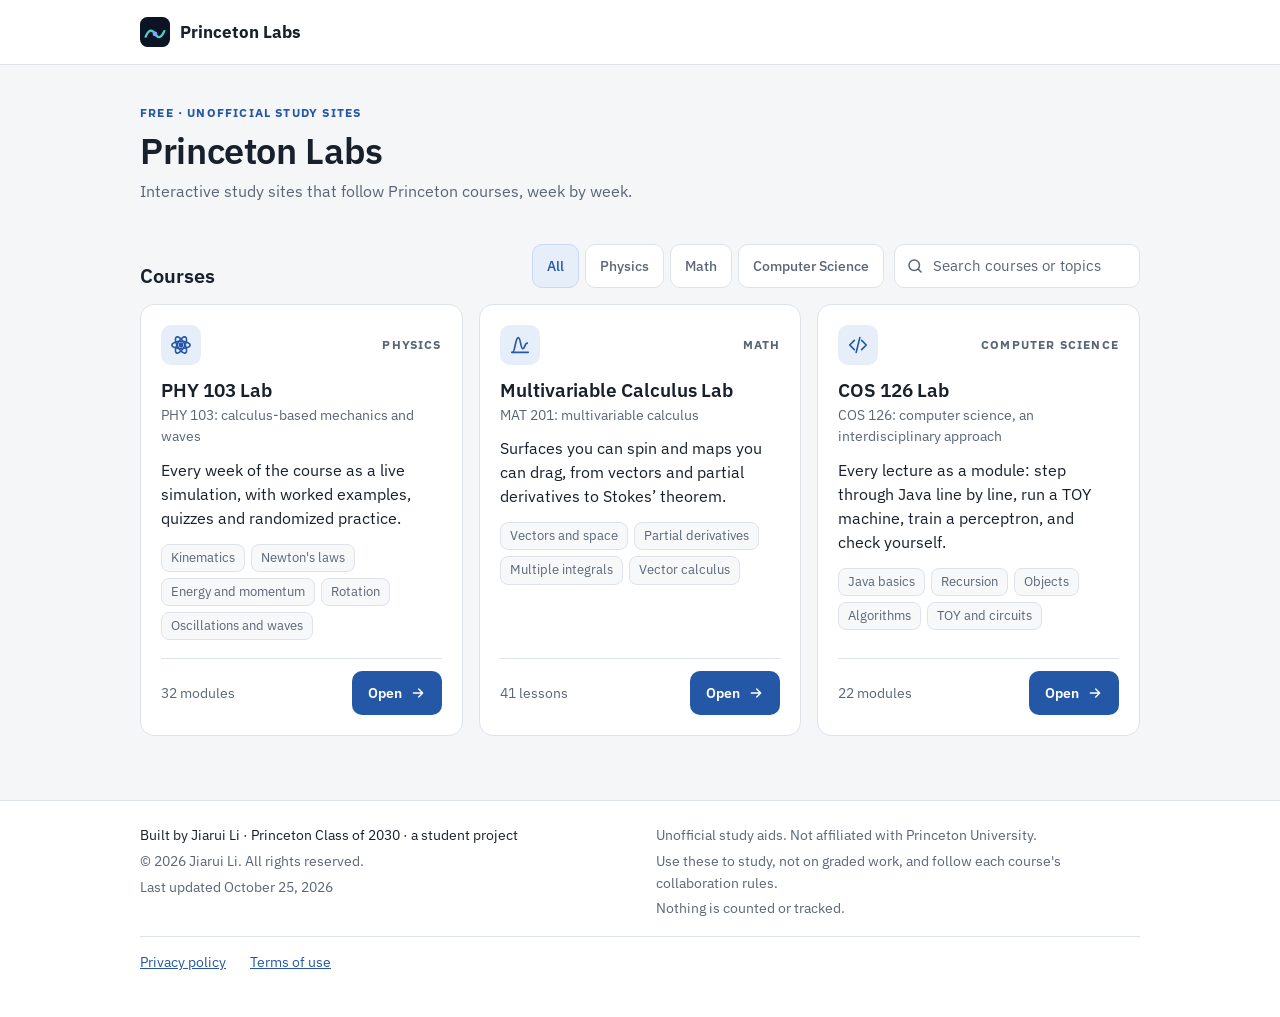
<file: index.html>
<!doctype html>
<html lang="en">
<head>
<meta charset="utf-8">
<meta name="viewport" content="width=device-width, initial-scale=1">
<title>Princeton Labs</title>
<meta name="description" content="Interactive study sites that follow Princeton courses, week by week.">
<meta name="color-scheme" content="light">
<link rel="icon" href="data:image/svg+xml,%3Csvg xmlns='http://www.w3.org/2000/svg' viewBox='0 0 32 32'%3E%3Crect width='32' height='32' rx='8' fill='%230B1324'/%3E%3Cpath d='M6 21c3.5-8 7-8 10-3s6.5 5 10-3' fill='none' stroke='%234FD1C5' stroke-width='2.4' stroke-linecap='round'/%3E%3Ccircle cx='16' cy='18' r='2.6' fill='%238B9CFF'/%3E%3C/svg%3E">
<link rel="preconnect" href="https://fonts.googleapis.com">
<link rel="preconnect" href="https://fonts.gstatic.com" crossorigin>
<link rel="stylesheet" href="https://fonts.googleapis.com/css2?family=IBM+Plex+Sans:wght@400;500;600;700&family=STIX+Two+Text:ital,wght@0,500;0,600;1,500&family=IBM+Plex+Mono:wght@500&display=swap">
<style>
/* Same look as Multivariable Calculus Lab: light only, IBM Plex Sans / STIX Two Text / IBM Plex Mono,
   one blue accent, white cards on a plain gray page, no decorative motion. */
:root{
  color-scheme:light;
  --bg:#F4F6F8; --surface:#FFFFFF; --sunk:#F6F8FA; --ink:#18202B; --muted:#5A6676; --line:#DEE3EA;
  --accent:#2457A6; --accent-soft:#E6EEFA; --focus:#2457A6;
  --f-body:"IBM Plex Sans","Segoe UI",system-ui,sans-serif;
  --f-math:"STIX Two Text","Cambria Math","Times New Roman",serif;
  --f-mono:"IBM Plex Mono",ui-monospace,Menlo,monospace;
}

*,*::before,*::after{box-sizing:border-box}
[hidden]{display:none!important}
html{-webkit-text-size-adjust:100%}
body{margin:0;background:var(--bg);color:var(--ink);font:15.5px/1.55 var(--f-body);overflow-x:hidden}
a{color:var(--accent)}
:focus-visible{outline:3px solid var(--focus);outline-offset:2px;border-radius:8px}
.sr{position:absolute;width:1px;height:1px;overflow:hidden;clip:rect(0 0 0 0);white-space:nowrap}
.wrap{max-width:1040px;margin:0 auto;padding:0 20px}
.skip{position:absolute;left:12px;top:-60px;background:var(--surface);padding:10px 14px;border-radius:8px;z-index:10}
.skip:focus{top:12px}

/* header */
.top{background:var(--surface);border-bottom:1px solid var(--line)}
.top .wrap{display:flex;align-items:center;justify-content:space-between;gap:12px;min-height:64px}
.brand{display:flex;align-items:center;gap:10px;font:700 17px/1 var(--f-body);color:var(--ink);text-decoration:none;min-height:44px}
.brand svg{flex:none}

/* intro */
.hero{padding:40px 0 8px}
.eyebrow{margin:0 0 8px;font:700 .74rem/1.4 var(--f-body);letter-spacing:.1em;text-transform:uppercase;color:var(--accent)}
h1{font:600 clamp(28px,4vw,36px)/1.15 var(--f-body);letter-spacing:-.01em;margin:0 0 8px}
.tagline{font-size:16px;color:var(--muted);max-width:60ch;margin:0}

/* courses */
main{padding:32px 0 64px}
.head{display:flex;flex-wrap:wrap;align-items:end;justify-content:space-between;gap:12px 24px;margin-bottom:16px}
h2{font:600 20px/1.2 var(--f-body);margin:0}
.tools{display:flex;flex-wrap:wrap;gap:10px;align-items:center}
.chips{display:flex;flex-wrap:wrap;gap:6px;margin:0;padding:0;border:0}
.chip{min-height:44px;padding:0 14px;border-radius:10px;border:1px solid var(--line);background:var(--surface);color:var(--muted);font:500 14px/1 var(--f-body);cursor:pointer}
.chip:hover{color:var(--ink);border-color:var(--muted)}
.chip[aria-pressed="true"]{background:var(--accent-soft);border-color:#C9D9F2;color:var(--accent)}
.search{position:relative;flex:1 1 220px;max-width:280px}
.search svg{position:absolute;left:12px;top:50%;width:18px;height:18px;transform:translateY(-50%);color:var(--muted);pointer-events:none}
.search input{width:100%;min-height:44px;padding:0 12px 0 38px;border-radius:10px;border:1px solid var(--line);background:var(--surface);color:var(--ink);font:15px var(--f-body)}
.search input::placeholder{color:var(--muted);opacity:1}

.grid{list-style:none;margin:0;padding:0;display:grid;gap:16px;grid-template-columns:repeat(auto-fill,minmax(min(100%,320px),1fr))}
.card{display:flex;flex-direction:column;height:100%;padding:20px;border-radius:14px;background:var(--surface);border:1px solid var(--line);color:var(--ink);text-decoration:none}
a.card:hover{border-color:var(--accent)}
a.card:focus-visible{outline-offset:3px;border-radius:14px}
.card .row{display:flex;align-items:center;justify-content:space-between;gap:12px;margin-bottom:14px}
.icon{width:40px;height:40px;border-radius:10px;display:grid;place-items:center;color:var(--accent);background:var(--accent-soft);flex:none}
.icon svg{width:22px;height:22px}
.subj{font:700 .74rem/1 var(--f-body);letter-spacing:.1em;text-transform:uppercase;color:var(--muted)}
h3{font:600 19px/1.25 var(--f-body);margin:0 0 2px}
.course{font-size:14px;color:var(--muted);margin:0 0 10px}
.desc{margin:0 0 14px}
.topics{list-style:none;display:flex;flex-wrap:wrap;gap:6px;margin:0 0 18px;padding:0}
.topics li{font-size:13px;padding:3px 9px;border-radius:8px;background:var(--sunk);border:1px solid var(--line);color:var(--muted)}
.foot{margin-top:auto;display:flex;align-items:center;justify-content:space-between;gap:12px;min-height:44px;border-top:1px solid var(--line);padding-top:12px}
.open{display:inline-flex;align-items:center;gap:8px;min-height:44px;padding:0 16px;border-radius:10px;background:var(--accent);color:#FFFFFF;font:600 14px/1 var(--f-body)}
.open svg{width:16px;height:16px}
.meta{font-size:14px;color:var(--muted)}
.prog{display:flex;align-items:center;gap:10px;font-size:14px;color:var(--muted)}
.prog b{color:var(--ink);font-weight:600}
.prog>span{white-space:nowrap}
.ring{width:36px;height:36px;transform:rotate(-90deg);flex:none}
.ring circle{fill:none;stroke-width:4}
.ring .track{stroke:var(--line)}
.ring .val{stroke:var(--accent)}
.card.soon{background:transparent;border-style:dashed}
.card.soon .icon{filter:grayscale(1);opacity:.7}
.card.soon h3,.card.soon .desc{color:var(--muted)}
.badge{display:inline-flex;align-items:center;min-height:32px;padding:0 10px;border-radius:8px;border:1px solid var(--line);font:700 .7rem/1 var(--f-body);letter-spacing:.1em;text-transform:uppercase;color:var(--muted)}
.empty{padding:48px 0;text-align:center;color:var(--muted)}

/* footer */
footer{border-top:1px solid var(--line);background:var(--surface);padding:24px 0 32px;color:var(--muted);font-size:14px}
footer .wrap{display:flex;flex-wrap:wrap;justify-content:space-between;gap:12px 32px}
footer p{margin:0 0 4px}
footer .credit{color:var(--ink)}
footer a{min-height:44px;display:inline-flex;align-items:center}
footer .fcol{flex:1 1 300px;max-width:520px}
footer .flinks{flex-basis:100%;display:flex;flex-wrap:wrap;gap:0 24px;border-top:1px solid var(--line);padding-top:4px}

@media (max-width:560px){
  .wrap{padding:0 16px}
  .hero{padding:28px 0 4px}
  .search{max-width:none}
  .card{padding:18px}
}
</style>
</head>
<body>
<a class="skip" href="#courses">Skip to courses</a>

<header class="top">
  <div class="wrap">
    <a class="brand" href="./" aria-label="Princeton Labs home">
      <svg width="30" height="30" viewBox="0 0 32 32" aria-hidden="true"><rect width="32" height="32" rx="8" fill="#0B1324"/><path d="M6 21c3.5-8 7-8 10-3s6.5 5 10-3" fill="none" stroke="#4FD1C5" stroke-width="2.4" stroke-linecap="round"/><circle cx="16" cy="18" r="2.6" fill="#8B9CFF"/></svg>
      Princeton Labs
    </a>
  </div>
</header>

<section class="hero" aria-labelledby="title">
  <div class="wrap">
    <p class="eyebrow">Free · Unofficial study sites</p>
    <h1 id="title">Princeton Labs</h1>
    <p class="tagline">Interactive study sites that follow Princeton courses, week by week.</p>
  </div>
</section>

<main id="courses" tabindex="-1">
  <div class="wrap">
    <div class="head">
      <h2>Courses</h2>
      <div class="tools">
        <fieldset class="chips" id="filters"><legend class="sr">Filter by subject</legend></fieldset>
        <div class="search">
          <label class="sr" for="q">Search courses</label>
          <svg viewBox="0 0 24 24" fill="none" stroke="currentColor" stroke-width="2" stroke-linecap="round" aria-hidden="true"><circle cx="11" cy="11" r="7"/><path d="m20 20-3.5-3.5"/></svg>
          <input id="q" type="search" placeholder="Search courses or topics" autocomplete="off">
        </div>
      </div>
    </div>
    <ul class="grid" id="grid"></ul>
    <p class="empty" id="empty" hidden>No courses match. Try another subject or search.</p>
    <p class="sr" id="status" aria-live="polite"></p>
  </div>
</main>

<footer>
  <div class="wrap">
    <div class="fcol">
      <p class="credit">Built by Jiarui Li · Princeton Class of 2030 · a student project</p>
      <p>© 2026 Jiarui Li. All rights reserved.</p>
      <p>Last updated October 25, 2026</p>
    </div>
    <div class="fcol">
      <p>Unofficial study aids. Not affiliated with Princeton University.</p>
      <p>Use these to study, not on graded work, and follow each course's collaboration rules.</p>
      <p>Nothing is counted or tracked.</p>
    </div>
    <nav class="flinks" aria-label="Legal">
      <a href="privacy.html">Privacy policy</a><a href="terms.html">Terms of use</a>
    </nav>
  </div>
</footer>

<script src="courses.js"></script>
<script>
(function(){
'use strict';
const $=s=>document.querySelector(s);
const COURSES=Array.isArray(window.COURSES)?window.COURSES:[];


/* Progress: read-only. A course stores {moduleId: 1} (PHY 103) or a list of ids (MAT 201) under its progressKey. */
function progress(c){
  if(!c.progressKey)return null;
  let raw=null;try{raw=localStorage.getItem(c.progressKey);}catch(e){return null;}
  if(raw==null)return null;
  let d;try{d=JSON.parse(raw);}catch(e){return null;}
  if(!d||typeof d!=='object')return null;
  let n=0;try{n=Array.isArray(d)?new Set(d).size:Object.keys(d).filter(k=>d[k]).length;}catch(e){return null;}
  const total=Number.isFinite(c.modules)&&c.modules>0?c.modules:null;
  if(total)n=Math.min(n,total);
  return {done:n,total,unit:c.unitWord||'modules',verb:c.progressWord||'done'};
}

/* Subject icons (inline SVG). Add one here only for a brand-new subject. */
const P='<svg viewBox="0 0 24 24" fill="none" stroke="currentColor" stroke-width="1.8" stroke-linecap="round" stroke-linejoin="round" aria-hidden="true">';
const ICONS={
  Physics:P+'<circle cx="12" cy="12" r="1.8" fill="currentColor"/><ellipse cx="12" cy="12" rx="10" ry="4"/><ellipse cx="12" cy="12" rx="10" ry="4" transform="rotate(60 12 12)"/><ellipse cx="12" cy="12" rx="10" ry="4" transform="rotate(120 12 12)"/></svg>',
  Chemistry:P+'<path d="M9 3h6M10 3v6L4.5 18.5A1.7 1.7 0 0 0 6 21h12a1.7 1.7 0 0 0 1.5-2.5L14 9V3"/><path d="M7 15h10"/><circle cx="10" cy="18" r=".6" fill="currentColor"/><circle cx="14" cy="17.5" r=".6" fill="currentColor"/></svg>',
  Biology:P+'<path d="M7 3c0 6 10 6 10 12s-10 3-10 6M17 3c0 6-10 6-10 12s10 3 10 6"/><path d="M8.5 6h7M8.5 18h7M10 9.5h4M10 14.5h4"/></svg>',
  Math:P+'<path d="M4 20c2.5 0 3-16 6-16s2.5 12 5 12 2-6 5-6"/><path d="M3 20h18"/></svg>',
  'Computer Science':P+'<path d="m8 7-5 5 5 5M16 7l5 5-5 5M14 4l-4 16"/></svg>',
  Science:P+'<circle cx="12" cy="12" r="8"/><path d="M12 8v4l3 2"/></svg>'
};
const ARROW='<svg viewBox="0 0 24 24" fill="none" stroke="currentColor" stroke-width="2" stroke-linecap="round" stroke-linejoin="round" aria-hidden="true"><path d="M5 12h14M13 6l6 6-6 6"/></svg>';
const esc=s=>String(s==null?'':s).replace(/[&<>"']/g,ch=>({'&':'&amp;','<':'&lt;','>':'&gt;','"':'&quot;',"'":'&#39;'}[ch]));
const safeUrl=u=>/^https?:\/\//i.test(u||'')||/^\.?\//.test(u||'')?u:'#';

function ring(p){
  const R=16,C=2*Math.PI*R,f=p.total?p.done/p.total:0;
  const one=p.unit.replace(/s$/,''),label=p.total?`${p.done} of ${p.total} ${p.unit} ${p.verb}`:`${p.done} ${p.done===1?one:p.unit} ${p.verb}`;
  const svg=p.total?`<svg class="ring" viewBox="0 0 40 40" aria-hidden="true"><circle class="track" cx="20" cy="20" r="${R}"/><circle class="val" cx="20" cy="20" r="${R}" stroke-dasharray="${C.toFixed(2)}" stroke-dashoffset="${(C*(1-f)).toFixed(2)}"/></svg>`:'';
  return `<span class="prog">${svg}<span><b>${p.done}</b>${esc(label.slice(String(p.done).length))}</span></span>`;
}

function card(c){
  const live=c.status==='live';
  const icon=ICONS[c.subject]||ICONS.Science;
  const topics=(Array.isArray(c.topics)?c.topics:[]).slice(0,5).map(t=>`<li>${esc(t)}</li>`).join('');
  const p=live?progress(c):null;
  const left=live?(p?ring(p):(Number.isFinite(c.modules)?`<span class="meta">${c.modules} ${esc(c.unitWord||'modules')}</span>`:'<span></span>')):'<span class="badge">Coming soon</span>';
  const right=live?`<span class="open" aria-hidden="true">Open${ARROW}</span>`:'';
  const inner=`<div class="row"><span class="icon">${icon}</span><span class="subj">${esc(c.subject)}</span></div>
    <h3>${esc(c.title)}</h3><p class="course">${esc(c.course)}</p><p class="desc">${esc(c.description)}</p>
    <ul class="topics" aria-label="Topics">${topics}</ul><div class="foot">${left}${right}</div>`;
  return live
    ? `<li><a class="card" href="${esc(safeUrl(c.url))}" data-id="${esc(c.id)}">${inner}</a></li>`
    : `<li><div class="card soon" aria-disabled="true">${inner}</div></li>`;
}

/* Filters: only subjects that have at least one course. */
const ORDER=['Physics','Chemistry','Biology','Math','Computer Science'];
const subjects=[...new Set(COURSES.map(c=>c.subject))].sort((a,b)=>(ORDER.indexOf(a)+1||99)-(ORDER.indexOf(b)+1||99));
let subject='All',query='';
const fs=$('#filters');
['All',...subjects].forEach(s=>{const b=document.createElement('button');b.type='button';b.className='chip';b.textContent=s;b.setAttribute('aria-pressed',String(s==='All'));
  b.addEventListener('click',()=>{subject=s;fs.querySelectorAll('.chip').forEach(x=>x.setAttribute('aria-pressed',String(x===b)));render();});fs.appendChild(b);});
if(subjects.length<2)fs.hidden=true;

function render(){
  const q=query.trim().toLowerCase();
  const list=COURSES.filter(c=>(subject==='All'||c.subject===subject)&&
    (!q||[c.title,c.course,c.subject,c.description,...(c.topics||[])].join(' ').toLowerCase().includes(q)));
  /* live courses first, then coming soon, keeping file order */
  list.sort((a,b)=>(a.status==='live'?0:1)-(b.status==='live'?0:1));
  $('#grid').innerHTML=list.map(card).join('');
  $('#empty').hidden=list.length>0;
  $('#status').textContent=list.length+' course'+(list.length===1?'':'s')+' shown';
}
$('#q').addEventListener('input',e=>{query=e.target.value;render();});
render();
/* progress may change in another tab */
addEventListener('storage',e=>{if(!e.key||COURSES.some(c=>c.progressKey===e.key))render();});
addEventListener('pageshow',e=>{if(e.persisted)render();});

})();
</script>
</body>
</html>
</file>
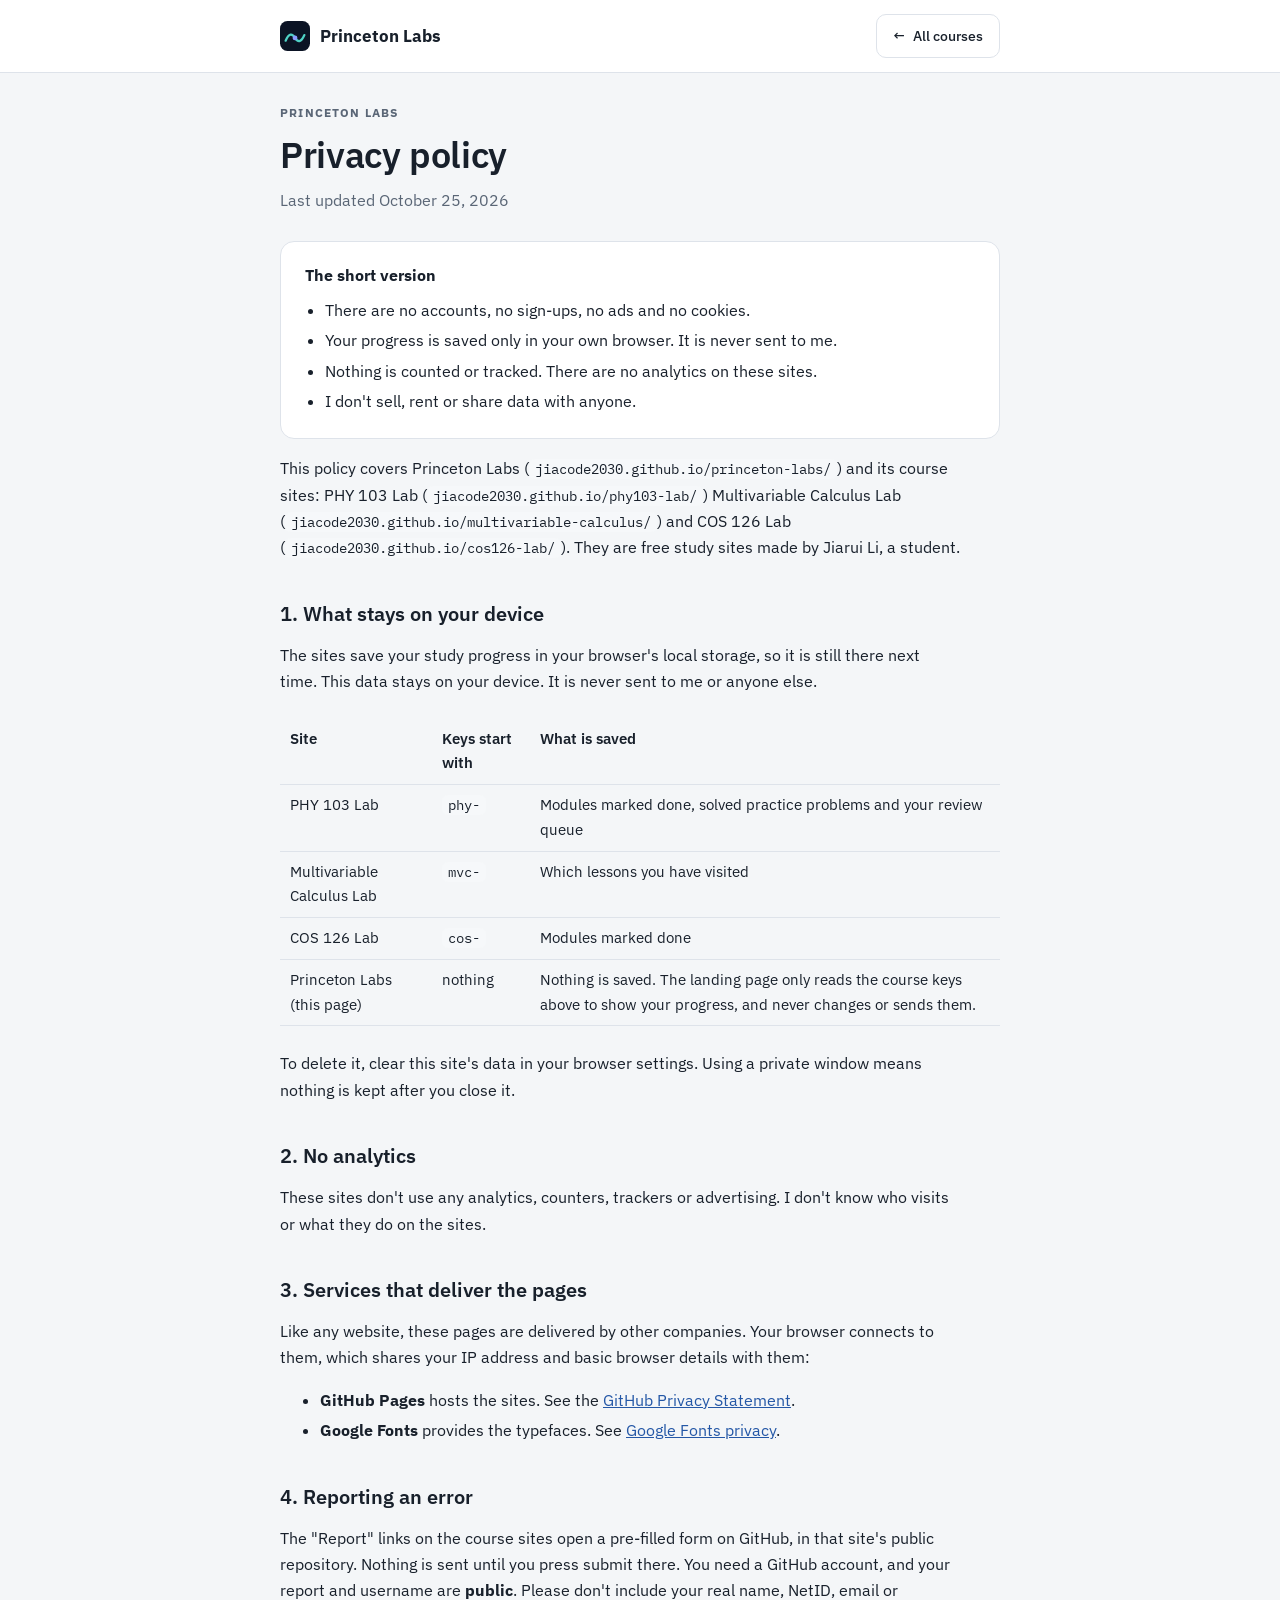
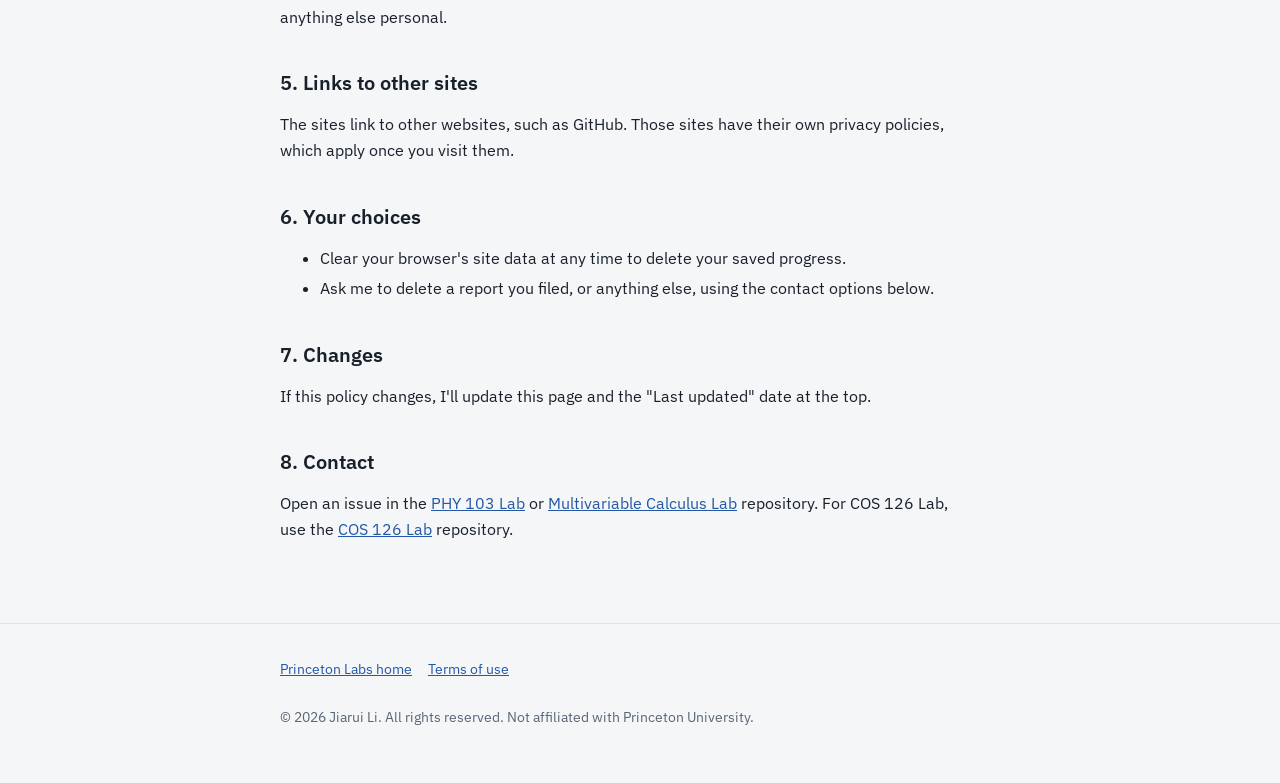
<file: privacy.html>
<!doctype html>
<html lang="en">
<head>
<meta charset="utf-8">
<meta name="viewport" content="width=device-width, initial-scale=1">
<title>Privacy policy · Princeton Labs</title>
<meta name="description" content="How Princeton Labs handles your data: no accounts, no cookies, no analytics.">
<link rel="icon" href="data:image/svg+xml,%3Csvg xmlns='http://www.w3.org/2000/svg' viewBox='0 0 32 32'%3E%3Crect width='32' height='32' rx='8' fill='%230B1324'/%3E%3Cpath d='M6 21c3.5-8 7-8 10-3s6.5 5 10-3' fill='none' stroke='%234FD1C5' stroke-width='2.4' stroke-linecap='round'/%3E%3Ccircle cx='16' cy='18' r='2.6' fill='%238B9CFF'/%3E%3C/svg%3E">
<link rel="preconnect" href="https://fonts.googleapis.com">
<link rel="preconnect" href="https://fonts.gstatic.com" crossorigin>
<link rel="stylesheet" href="https://fonts.googleapis.com/css2?family=IBM+Plex+Sans:wght@400;600;700&family=IBM+Plex+Mono:wght@500&display=swap">
<link rel="stylesheet" href="legal.css">
</head>
<body>
<header class="top"><div class="wrap">
  <a class="brand" href="./" aria-label="Princeton Labs home">
    <svg width="30" height="30" viewBox="0 0 32 32" aria-hidden="true"><rect width="32" height="32" rx="8" fill="#0B1324"/><path d="M6 21c3.5-8 7-8 10-3s6.5 5 10-3" fill="none" stroke="#4FD1C5" stroke-width="2.4" stroke-linecap="round"/><circle cx="16" cy="18" r="2.6" fill="#8B9CFF"/></svg>
    Princeton Labs
  </a>
  <a class="back" href="./">← <span>All courses</span></a>
</div></header>

<main><div class="wrap">
  <p class="eyebrow">Princeton Labs</p>
  <h1>Privacy policy</h1>
  <p class="updated">Last updated October 25, 2026</p>

  <div class="summary">
    <strong>The short version</strong>
    <ul>
      <li>There are no accounts, no sign-ups, no ads and no cookies.</li>
      <li>Your progress is saved only in your own browser. It is never sent to me.</li>
      <li>Nothing is counted or tracked. There are no analytics on these sites.</li>
      <li>I don't sell, rent or share data with anyone.</li>
    </ul>
  </div>

  <p>This policy covers Princeton Labs (<code>jiacode2030.github.io/princeton-labs/</code>) and its course sites: PHY 103 Lab (<code>jiacode2030.github.io/phy103-lab/</code>) Multivariable Calculus Lab (<code>jiacode2030.github.io/multivariable-calculus/</code>) and COS 126 Lab (<code>jiacode2030.github.io/cos126-lab/</code>). They are free study sites made by Jiarui Li, a student.</p>

  <h2>1. What stays on your device</h2>
  <p>The sites save your study progress in your browser's local storage, so it is still there next time. This data stays on your device. It is never sent to me or anyone else.</p>
  <div class="tw"><table>
    <tr><th>Site</th><th>Keys start with</th><th>What is saved</th></tr>
    <tr><td>PHY 103 Lab</td><td><code>phy-</code></td><td>Modules marked done, solved practice problems and your review queue</td></tr>
    <tr><td>Multivariable Calculus Lab</td><td><code>mvc-</code></td><td>Which lessons you have visited</td></tr>
    <tr><td>COS 126 Lab</td><td><code>cos-</code></td><td>Modules marked done</td></tr>
    <tr><td>Princeton Labs (this page)</td><td>nothing</td><td>Nothing is saved. The landing page only reads the course keys above to show your progress, and never changes or sends them.</td></tr>
  </table></div>
  <p>To delete it, clear this site's data in your browser settings. Using a private window means nothing is kept after you close it.</p>

  <h2>2. No analytics</h2>
  <p>These sites don't use any analytics, counters, trackers or advertising. I don't know who visits or what they do on the sites.</p>

  <h2>3. Services that deliver the pages</h2>
  <p>Like any website, these pages are delivered by other companies. Your browser connects to them, which shares your IP address and basic browser details with them:</p>
  <ul>
    <li><strong>GitHub Pages</strong> hosts the sites. See the <a href="https://docs.github.com/en/site-policy/privacy-policies/github-general-privacy-statement" rel="noopener">GitHub Privacy Statement</a>.</li>
    <li><strong>Google Fonts</strong> provides the typefaces. See <a href="https://developers.google.com/fonts/faq/privacy" rel="noopener">Google Fonts privacy</a>.</li>
  </ul>

  <h2>4. Reporting an error</h2>
  <p>The "Report" links on the course sites open a pre-filled form on GitHub, in that site's public repository. Nothing is sent until you press submit there. You need a GitHub account, and your report and username are <strong>public</strong>. Please don't include your real name, NetID, email or anything else personal.</p>

  <h2>5. Links to other sites</h2>
  <p>The sites link to other websites, such as GitHub. Those sites have their own privacy policies, which apply once you visit them.</p>

  <h2>6. Your choices</h2>
  <ul>
    <li>Clear your browser's site data at any time to delete your saved progress.</li>
    <li>Ask me to delete a report you filed, or anything else, using the contact options below.</li>
  </ul>

  <h2>7. Changes</h2>
  <p>If this policy changes, I'll update this page and the "Last updated" date at the top.</p>

  <h2>8. Contact</h2>
  <p>Open an issue in the <a href="https://github.com/jiacode2030/phy103-lab/issues" rel="noopener">PHY 103 Lab</a> or <a href="https://github.com/jiacode2030/multivariable-calculus/issues" rel="noopener">Multivariable Calculus Lab</a> repository. For COS 126 Lab, use the <a href="https://github.com/jiacode2030/cos126-lab/issues" rel="noopener">COS 126 Lab</a> repository.</p>
</div></main>

<footer><div class="wrap">
  <a href="./">Princeton Labs home</a><a href="terms.html">Terms of use</a>
  <p>© 2026 Jiarui Li. All rights reserved. Not affiliated with Princeton University.</p>
</div></footer>
</body>
</html>
</file>
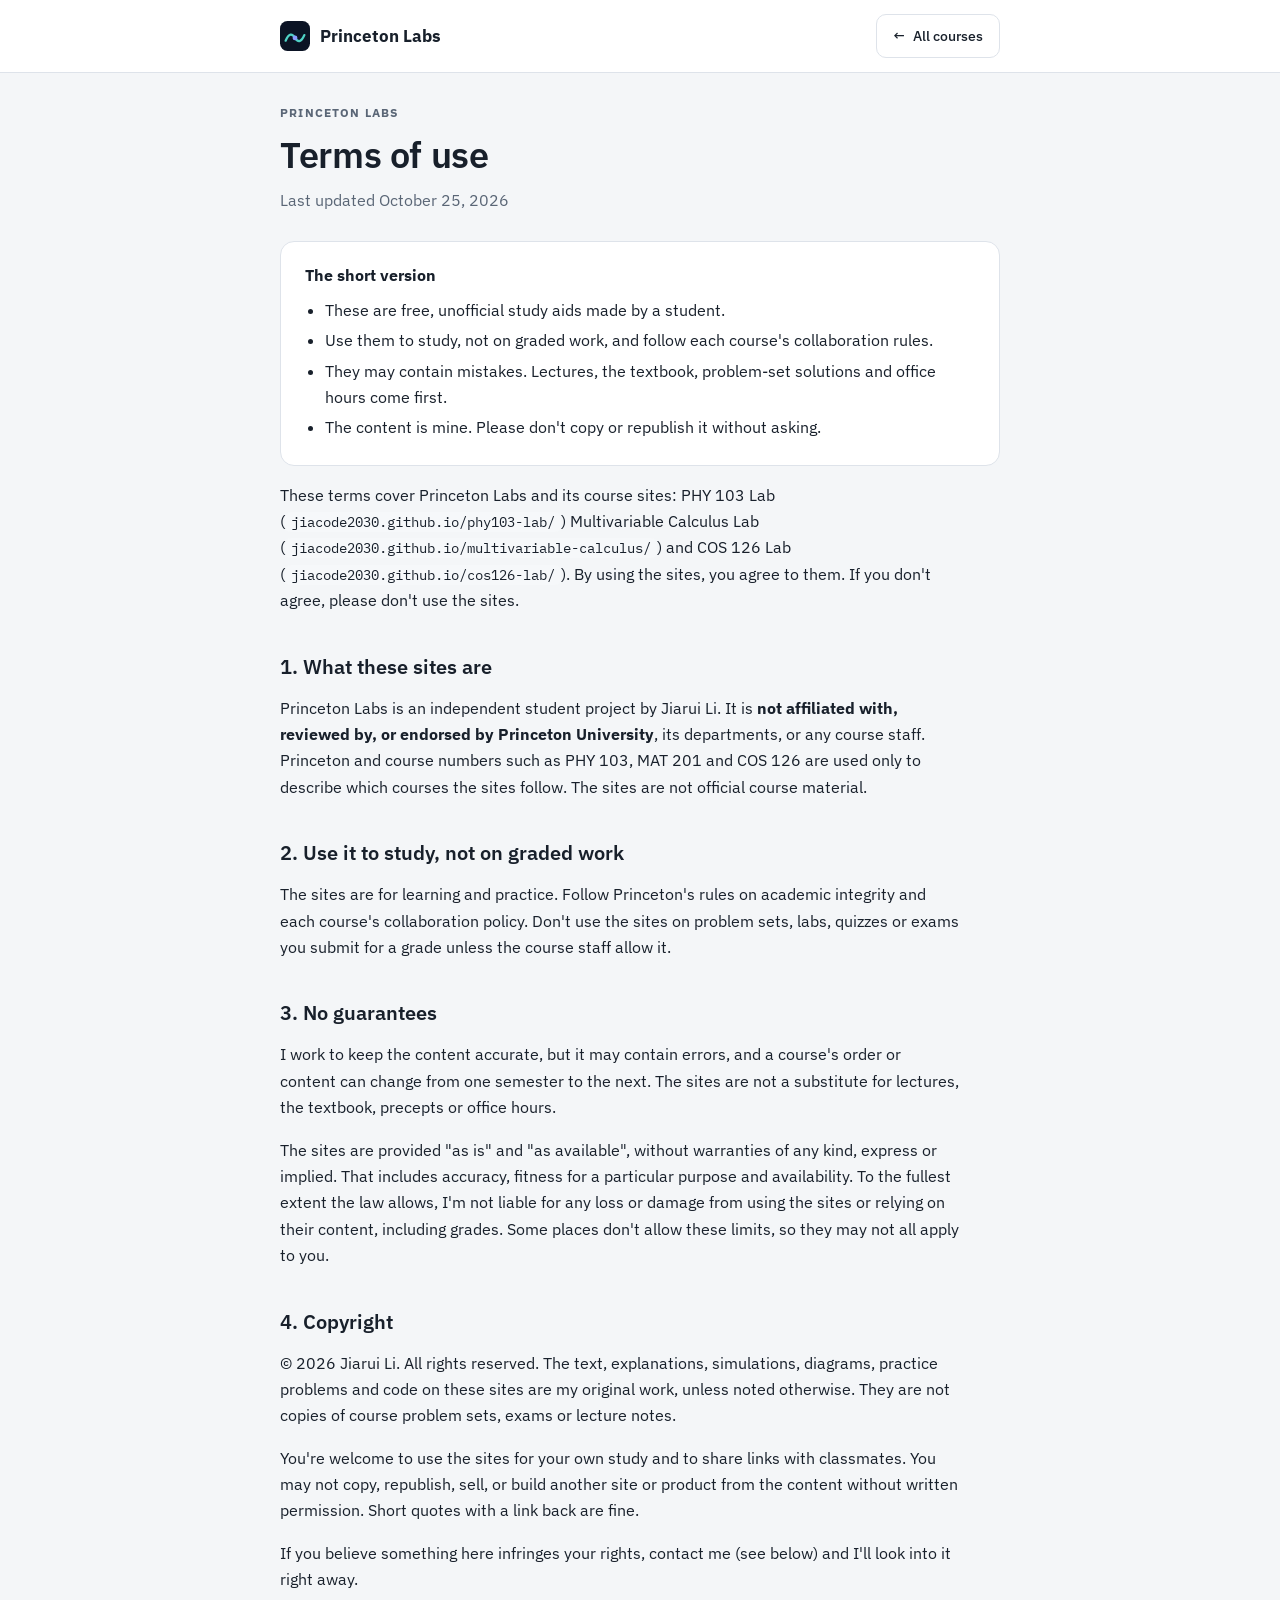
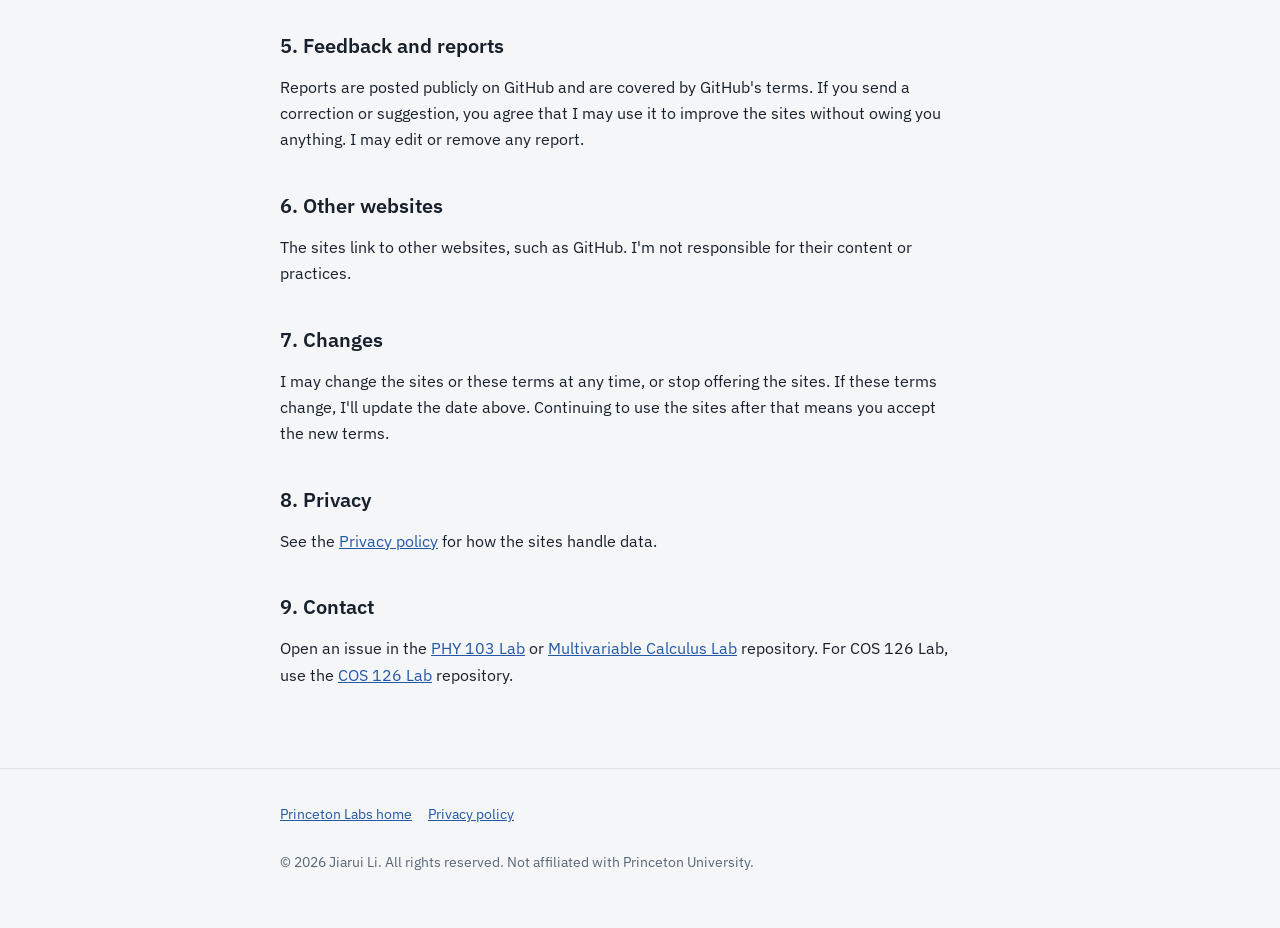
<file: terms.html>
<!doctype html>
<html lang="en">
<head>
<meta charset="utf-8">
<meta name="viewport" content="width=device-width, initial-scale=1">
<title>Terms of use · Princeton Labs</title>
<meta name="description" content="Terms of use for Princeton Labs study sites.">
<link rel="icon" href="data:image/svg+xml,%3Csvg xmlns='http://www.w3.org/2000/svg' viewBox='0 0 32 32'%3E%3Crect width='32' height='32' rx='8' fill='%230B1324'/%3E%3Cpath d='M6 21c3.5-8 7-8 10-3s6.5 5 10-3' fill='none' stroke='%234FD1C5' stroke-width='2.4' stroke-linecap='round'/%3E%3Ccircle cx='16' cy='18' r='2.6' fill='%238B9CFF'/%3E%3C/svg%3E">
<link rel="preconnect" href="https://fonts.googleapis.com">
<link rel="preconnect" href="https://fonts.gstatic.com" crossorigin>
<link rel="stylesheet" href="https://fonts.googleapis.com/css2?family=IBM+Plex+Sans:wght@400;600;700&family=IBM+Plex+Mono:wght@500&display=swap">
<link rel="stylesheet" href="legal.css">
</head>
<body>
<header class="top"><div class="wrap">
  <a class="brand" href="./" aria-label="Princeton Labs home">
    <svg width="30" height="30" viewBox="0 0 32 32" aria-hidden="true"><rect width="32" height="32" rx="8" fill="#0B1324"/><path d="M6 21c3.5-8 7-8 10-3s6.5 5 10-3" fill="none" stroke="#4FD1C5" stroke-width="2.4" stroke-linecap="round"/><circle cx="16" cy="18" r="2.6" fill="#8B9CFF"/></svg>
    Princeton Labs
  </a>
  <a class="back" href="./">← <span>All courses</span></a>
</div></header>

<main><div class="wrap">
  <p class="eyebrow">Princeton Labs</p>
  <h1>Terms of use</h1>
  <p class="updated">Last updated October 25, 2026</p>

  <div class="summary">
    <strong>The short version</strong>
    <ul>
      <li>These are free, unofficial study aids made by a student.</li>
      <li>Use them to study, not on graded work, and follow each course's collaboration rules.</li>
      <li>They may contain mistakes. Lectures, the textbook, problem-set solutions and office hours come first.</li>
      <li>The content is mine. Please don't copy or republish it without asking.</li>
    </ul>
  </div>

  <p>These terms cover Princeton Labs and its course sites: PHY 103 Lab (<code>jiacode2030.github.io/phy103-lab/</code>) Multivariable Calculus Lab (<code>jiacode2030.github.io/multivariable-calculus/</code>) and COS 126 Lab (<code>jiacode2030.github.io/cos126-lab/</code>). By using the sites, you agree to them. If you don't agree, please don't use the sites.</p>

  <h2>1. What these sites are</h2>
  <p>Princeton Labs is an independent student project by Jiarui Li. It is <strong>not affiliated with, reviewed by, or endorsed by Princeton University</strong>, its departments, or any course staff. Princeton and course numbers such as PHY 103, MAT 201 and COS 126 are used only to describe which courses the sites follow. The sites are not official course material.</p>

  <h2>2. Use it to study, not on graded work</h2>
  <p>The sites are for learning and practice. Follow Princeton's rules on academic integrity and each course's collaboration policy. Don't use the sites on problem sets, labs, quizzes or exams you submit for a grade unless the course staff allow it.</p>

  <h2>3. No guarantees</h2>
  <p>I work to keep the content accurate, but it may contain errors, and a course's order or content can change from one semester to the next. The sites are not a substitute for lectures, the textbook, precepts or office hours.</p>
  <p>The sites are provided "as is" and "as available", without warranties of any kind, express or implied. That includes accuracy, fitness for a particular purpose and availability. To the fullest extent the law allows, I'm not liable for any loss or damage from using the sites or relying on their content, including grades. Some places don't allow these limits, so they may not all apply to you.</p>

  <h2>4. Copyright</h2>
  <p>© 2026 Jiarui Li. All rights reserved. The text, explanations, simulations, diagrams, practice problems and code on these sites are my original work, unless noted otherwise. They are not copies of course problem sets, exams or lecture notes.</p>
  <p>You're welcome to use the sites for your own study and to share links with classmates. You may not copy, republish, sell, or build another site or product from the content without written permission. Short quotes with a link back are fine.</p>
  <p>If you believe something here infringes your rights, contact me (see below) and I'll look into it right away.</p>

  <h2>5. Feedback and reports</h2>
  <p>Reports are posted publicly on GitHub and are covered by GitHub's terms. If you send a correction or suggestion, you agree that I may use it to improve the sites without owing you anything. I may edit or remove any report.</p>

  <h2>6. Other websites</h2>
  <p>The sites link to other websites, such as GitHub. I'm not responsible for their content or practices.</p>

  <h2>7. Changes</h2>
  <p>I may change the sites or these terms at any time, or stop offering the sites. If these terms change, I'll update the date above. Continuing to use the sites after that means you accept the new terms.</p>

  <h2>8. Privacy</h2>
  <p>See the <a href="privacy.html">Privacy policy</a> for how the sites handle data.</p>

  <h2>9. Contact</h2>
  <p>Open an issue in the <a href="https://github.com/jiacode2030/phy103-lab/issues" rel="noopener">PHY 103 Lab</a> or <a href="https://github.com/jiacode2030/multivariable-calculus/issues" rel="noopener">Multivariable Calculus Lab</a> repository. For COS 126 Lab, use the <a href="https://github.com/jiacode2030/cos126-lab/issues" rel="noopener">COS 126 Lab</a> repository.</p>
</div></main>

<footer><div class="wrap">
  <a href="./">Princeton Labs home</a><a href="privacy.html">Privacy policy</a>
  <p>© 2026 Jiarui Li. All rights reserved. Not affiliated with Princeton University.</p>
</div></footer>
</body>
</html>
</file>
<file: legal.css>
/* Shared styles for privacy.html and terms.html (same tokens as index.html: the Multivariable Calculus Lab look, light only). */
:root{
  --bg:#F4F6F8; --surface:#FFFFFF; --sunk:#F6F8FA; --ink:#18202B; --muted:#5A6676; --line:#DEE3EA;
  --brand:#2457A6; --focus:#2457A6;
  --f-display:"IBM Plex Sans","Segoe UI",system-ui,sans-serif;
  --f-body:"IBM Plex Sans","Segoe UI",system-ui,sans-serif;
  --f-mono:"IBM Plex Mono",ui-monospace,Menlo,monospace;
  color-scheme:light;
}
*,*::before,*::after{box-sizing:border-box}
html{-webkit-text-size-adjust:100%}
body{margin:0;background:var(--bg);color:var(--ink);font:16px/1.65 var(--f-body);overflow-x:hidden}
:focus-visible{outline:3px solid var(--focus);outline-offset:3px;border-radius:6px}
.wrap{max-width:760px;margin:0 auto;padding:0 20px}
.top{background:var(--surface);border-bottom:1px solid var(--line)}
.top .wrap{display:flex;align-items:center;justify-content:space-between;gap:12px;min-height:72px}
.brand{display:flex;align-items:center;gap:10px;font:700 17px/1 var(--f-display);text-decoration:none;color:inherit;min-height:44px}
.back{display:inline-flex;align-items:center;gap:8px;min-height:44px;padding:0 16px;border:1px solid var(--line);border-radius:10px;background:var(--surface);color:var(--ink);font:500 14px/1 var(--f-body);text-decoration:none}
.back:hover{border-color:var(--brand)}
main{padding:32px 0 64px}
.eyebrow{font:700 .74rem/1.4 var(--f-body);letter-spacing:.1em;text-transform:uppercase;color:var(--muted);margin:0 0 12px}
h1{font:600 clamp(28px,4vw,36px)/1.15 var(--f-display);letter-spacing:-.01em;margin:0 0 12px}
h2{font:600 20px/1.25 var(--f-display);margin:40px 0 8px}
.updated{color:var(--muted);margin:0 0 28px}
.summary{background:var(--surface);border:1px solid var(--line);border-radius:14px;padding:20px 24px;margin:0 0 8px}
.summary ul{margin:8px 0 0;padding-left:20px}
p,li{max-width:68ch}
li{margin:4px 0}
a{color:var(--brand)}
code{font:14px var(--f-mono);background:var(--sunk);padding:1px 6px;border-radius:6px}
table{border-collapse:collapse;width:100%;font-size:15px;margin:8px 0}
th,td{text-align:left;padding:8px 10px;border-bottom:1px solid var(--line);vertical-align:top}
th{font-weight:600}
.tw{overflow-x:auto}
footer{border-top:1px solid var(--line);padding:24px 0 40px;color:var(--muted);font-size:14px}
footer a{display:inline-flex;align-items:center;min-height:44px;margin-right:16px}
@media (max-width:560px){.wrap{padding:0 16px}.back span{display:none}}
</file>
